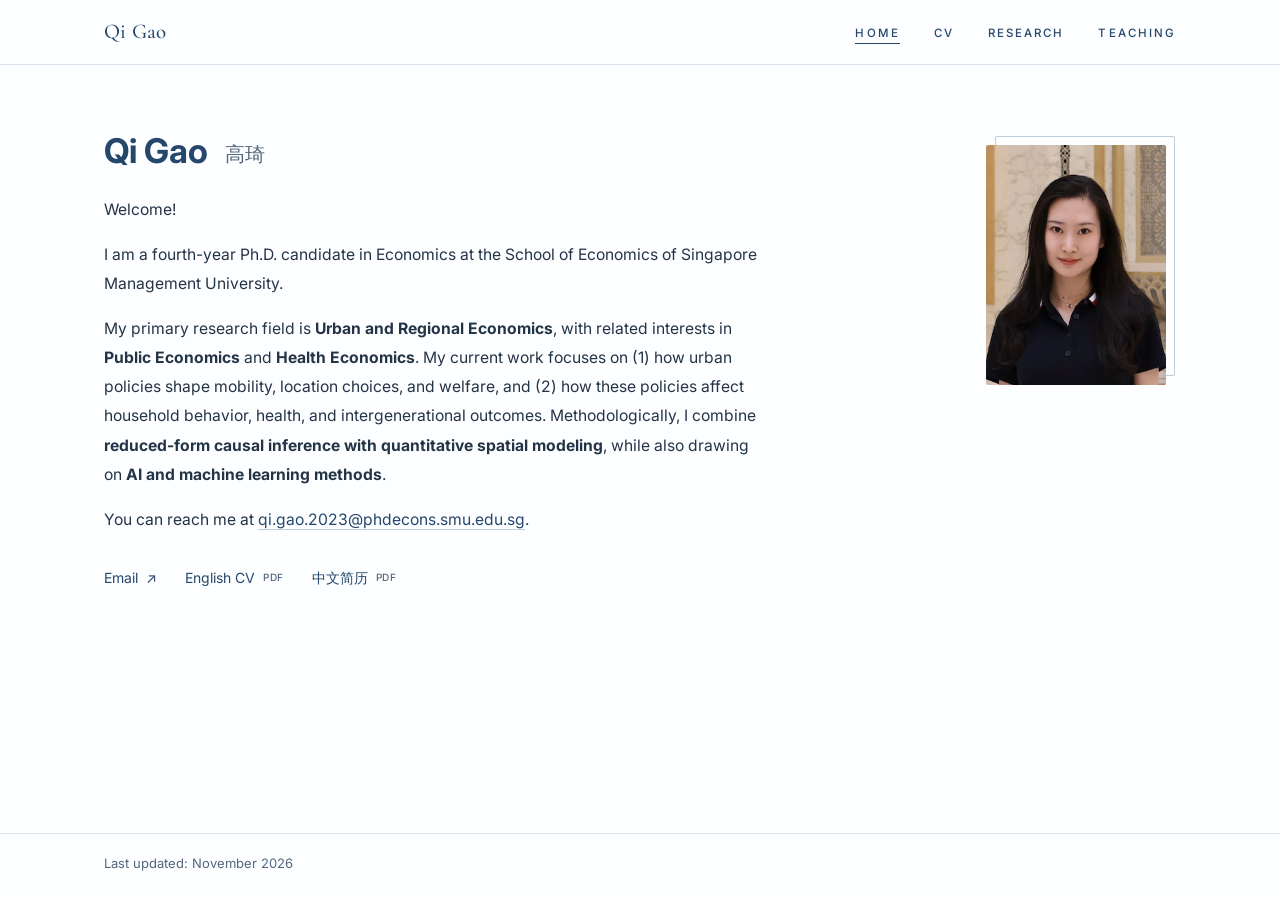
<file: index.html>
<!doctype html>
<html lang="en">
<head>
  <meta charset="utf-8">
  <meta name="viewport" content="width=device-width, initial-scale=1">
  <meta name="theme-color" content="#fdfeff">
  <title>Qi Gao | Economics, Singapore Management University</title>
  <meta name="description" content="Qi Gao, Ph.D. candidate in Economics at Singapore Management University. Research interests: urban and regional economics; public economics; health economics.">
  <link rel="preconnect" href="https://fonts.googleapis.com">
  <link rel="preconnect" href="https://fonts.gstatic.com" crossorigin>
  <link rel="stylesheet" href="https://fonts.googleapis.com/css2?family=Cormorant+Garamond:wght@500;600&amp;family=Inter:wght@400;500;600;700&amp;display=swap">
  <link rel="stylesheet" href="style.css?v=20261125-medium-photo">
  <script src="site.js?v=20261112-email-link" defer></script>
</head>
<body>
  <a class="skip-link" href="#main">Skip to content</a>
  <header class="topbar">
    <div class="inner">
      <a class="logo" href="index.html?v=20261111-home2">Qi Gao</a>
      <nav class="navigation" aria-label="Main navigation">
        <button class="menu-toggle" type="button" aria-label="Open menu" aria-controls="primary-menu" aria-expanded="false">
          <span></span><span></span><span></span>
        </button>
        <ul class="menu" id="primary-menu">
          <li><a href="index.html?v=20261111-home2" aria-current="page">Home</a></li>
          <li><a href="cv.html">CV</a></li>
          <li><a href="research.html">Research</a></li>
          <li><a href="teaching.html">Teaching</a></li>
        </ul>
      </nav>
    </div>
  </header>

  <main id="main">
<section class="hero" aria-labelledby="home-title">
  <div>
    <h1 id="home-title">Qi Gao <span class="name-cn" lang="zh-CN">高琦</span></h1>
    <p>Welcome!</p>
    <p>I am a fourth-year Ph.D. candidate in Economics at the School of Economics of Singapore Management University.</p>
    <p>My primary research field is <strong>Urban and Regional Economics</strong>, with related interests in <strong>Public Economics</strong> and <strong>Health Economics</strong>. My current work focuses on (1) how urban policies shape mobility, location choices, and welfare, and (2) how these policies affect household behavior, health, and intergenerational outcomes. Methodologically, I combine <strong>reduced-form causal inference with quantitative spatial modeling</strong>, while also drawing on <strong>AI and machine learning methods</strong>.</p>
    <p>You can reach me at <a href="mailto:qi.gao.2023@phdecons.smu.edu.sg">qi.gao.2023@phdecons.smu.edu.sg</a>.</p>
    <ul class="links" aria-label="Contact and curriculum vitae">
      <li><a href="mailto:qi.gao.2023@phdecons.smu.edu.sg">Email <span aria-hidden="true">↗</span></a></li>
      <li><a href="GaoQi.pdf">English CV <span class="file-type">PDF</span></a></li>
      <li><a href="GaoQi_zh.pdf" lang="zh-CN" hreflang="zh-CN">中文简历 <span class="file-type">PDF</span></a></li>
    </ul>
  </div>
  <div class="portrait">
    <img src="assets/photo.png" alt="Qi Gao" width="180" height="240" fetchpriority="high">
  </div>
</section>

  </main>

  <footer class="footer">
    <p>Last updated: <time datetime="2026-11">November 2026</time></p>
  </footer>
</body>
</html>
</file>
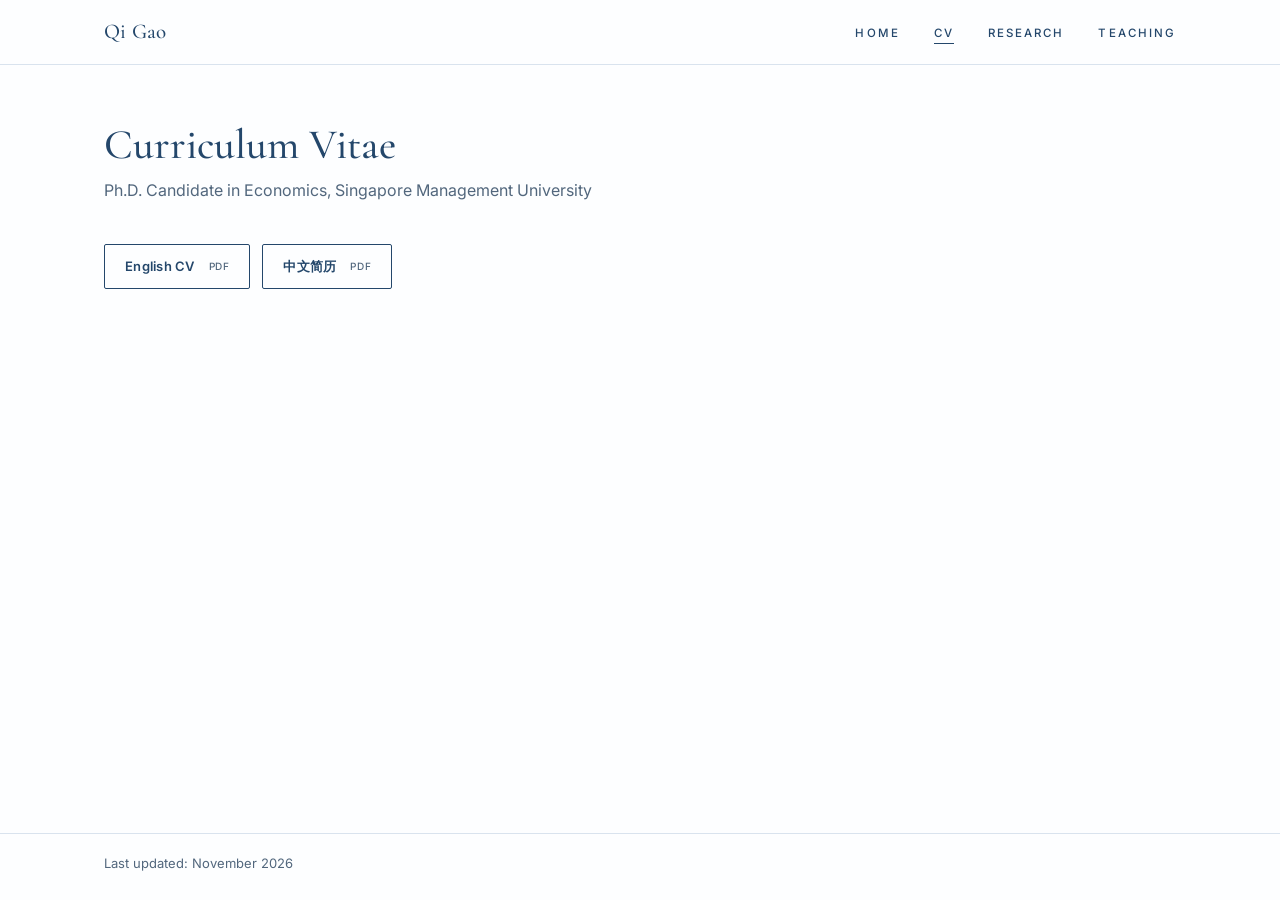
<file: cv.html>
<!doctype html>
<html lang="en">
<head>
  <meta charset="utf-8">
  <meta name="viewport" content="width=device-width, initial-scale=1">
  <meta name="theme-color" content="#fdfeff">
  <title>CV | Qi Gao</title>
  <meta name="description" content="View Qi Gao’s curriculum vitae in English and Chinese.">
  <link rel="preconnect" href="https://fonts.googleapis.com">
  <link rel="preconnect" href="https://fonts.gstatic.com" crossorigin>
  <link rel="stylesheet" href="https://fonts.googleapis.com/css2?family=Cormorant+Garamond:wght@500;600&amp;family=Inter:wght@400;500;600;700&amp;display=swap">
  <link rel="stylesheet" href="style.css?v=20261125-medium-photo">
  <script src="site.js?v=20261112-no-preview" defer></script>
</head>
<body>
  <a class="skip-link" href="#main">Skip to content</a>
  <header class="topbar">
    <div class="inner">
      <a class="logo" href="index.html?v=20261111-home2">Qi Gao</a>
      <nav class="navigation" aria-label="Main navigation">
        <button class="menu-toggle" type="button" aria-label="Open menu" aria-controls="primary-menu" aria-expanded="false">
          <span></span><span></span><span></span>
        </button>
        <ul class="menu" id="primary-menu">
          <li><a href="index.html?v=20261111-home2">Home</a></li>
          <li><a href="cv.html" aria-current="page">CV</a></li>
          <li><a href="research.html">Research</a></li>
          <li><a href="teaching.html">Teaching</a></li>
        </ul>
      </nav>
    </div>
  </header>

  <main id="main">
<section class="page cv-page">
  <h1>Curriculum Vitae</h1>
  <p class="lede">Ph.D. Candidate in Economics, Singapore Management University</p>
  <div class="cv-downloads" aria-label="View curriculum vitae">
    <a class="button" href="GaoQi.pdf">English CV <span class="file-type">PDF</span></a>
    <a class="button" href="GaoQi_zh.pdf" lang="zh-CN" hreflang="zh-CN">中文简历 <span class="file-type">PDF</span></a>
  </div>

</section>
  </main>

  <footer class="footer">
    <p>Last updated: <time datetime="2026-11">November 2026</time></p>
  </footer>
</body>
</html>
</file>
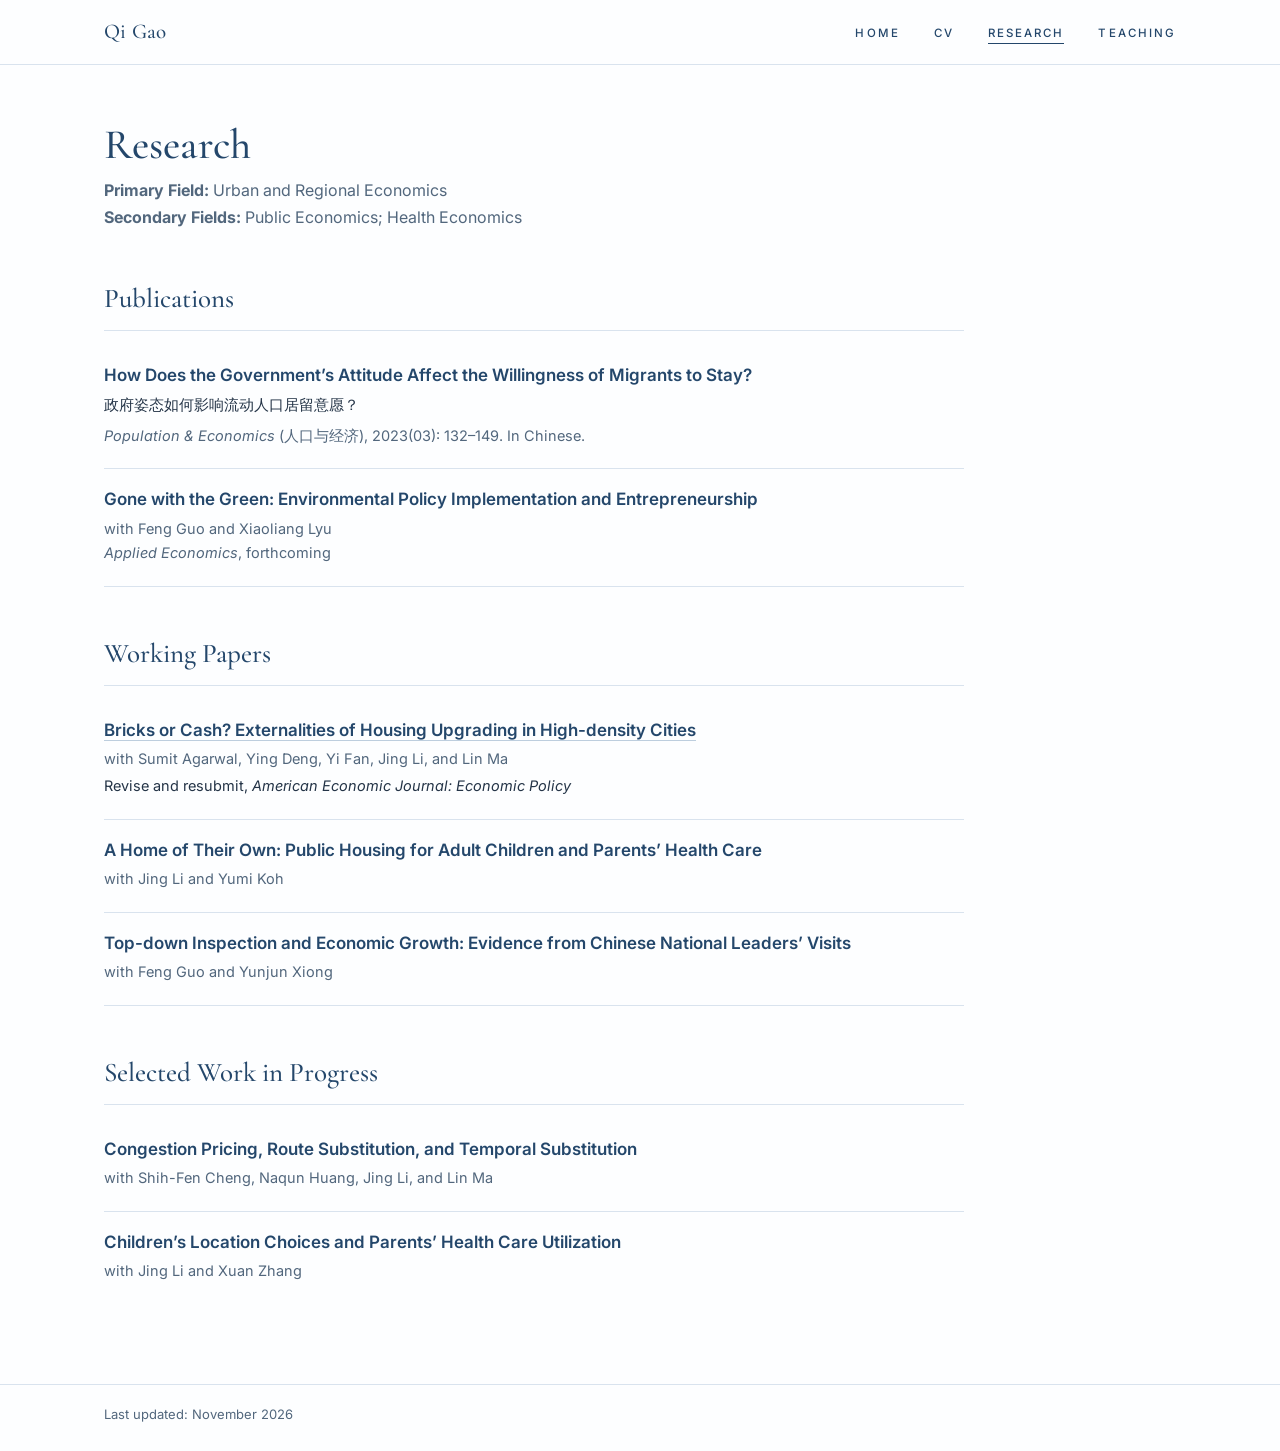
<file: research.html>
<!doctype html>
<html lang="en">
<head>
  <meta charset="utf-8">
  <meta name="viewport" content="width=device-width, initial-scale=1">
  <meta name="theme-color" content="#fdfeff">
  <title>Research | Qi Gao</title>
  <meta name="description" content="Research by Qi Gao in urban and regional economics, public economics, and health economics: working papers, publications, and selected work in progress.">
  <link rel="preconnect" href="https://fonts.googleapis.com">
  <link rel="preconnect" href="https://fonts.gstatic.com" crossorigin>
  <link rel="stylesheet" href="https://fonts.googleapis.com/css2?family=Cormorant+Garamond:wght@500;600&amp;family=Inter:wght@400;500;600;700&amp;display=swap">
  <link rel="stylesheet" href="style.css?v=20261125-medium-photo">
  <script src="site.js?v=20261111" defer></script>
</head>
<body>
  <a class="skip-link" href="#main">Skip to content</a>
  <header class="topbar">
    <div class="inner">
      <a class="logo" href="index.html?v=20261111-home2">Qi Gao</a>
      <nav class="navigation" aria-label="Main navigation">
        <button class="menu-toggle" type="button" aria-label="Open menu" aria-controls="primary-menu" aria-expanded="false">
          <span></span><span></span><span></span>
        </button>
        <ul class="menu" id="primary-menu">
          <li><a href="index.html?v=20261111-home2">Home</a></li>
          <li><a href="cv.html">CV</a></li>
          <li><a href="research.html" aria-current="page">Research</a></li>
          <li><a href="teaching.html">Teaching</a></li>
        </ul>
      </nav>
    </div>
  </header>

  <main id="main">
<section class="page">
  <h1>Research</h1>
  <p class="lede"><strong>Primary Field:</strong> Urban and Regional Economics<br>
    <strong>Secondary Fields:</strong> Public Economics; Health Economics</p>

  <h2>Publications</h2>
  <article class="paper">
    <h3 class="title">How Does the Government’s Attitude Affect the Willingness of Migrants to Stay?</h3>
    <p class="original-title" lang="zh-CN">政府姿态如何影响流动人口居留意愿？</p>
    <p class="meta"><em>Population &amp; Economics</em> (<span lang="zh-CN">人口与经济</span>), 2023(03): 132–149. <span class="publication-language">In Chinese.</span></p>
  </article>
  <article class="paper">
    <h3 class="title">Gone with the Green: Environmental Policy Implementation and Entrepreneurship</h3>
    <p class="meta">with Feng Guo and Xiaoliang Lyu</p>
    <p class="meta"><em>Applied Economics</em>, forthcoming</p>
  </article>

  <h2>Working Papers</h2>
  <article class="paper">
    <h3 class="title"><a href="https://papers.ssrn.com/sol3/papers.cfm?abstract_id=6501759">Bricks or Cash? Externalities of Housing Upgrading in High-density Cities</a></h3>
    <p class="meta">with Sumit Agarwal, Ying Deng, Yi Fan, Jing Li, and Lin Ma</p>
    <p class="status">Revise and resubmit, <em>American Economic Journal: Economic Policy</em></p>
  </article>
  <article class="paper">
    <h3 class="title">A Home of Their Own: Public Housing for Adult Children and Parents’ Health Care</h3>
    <p class="meta">with Jing Li and Yumi Koh</p>
  </article>
  <article class="paper">
    <h3 class="title">Top-down Inspection and Economic Growth: Evidence from Chinese National Leaders’ Visits</h3>
    <p class="meta">with Feng Guo and Yunjun Xiong</p>
  </article>

  <h2>Selected Work in Progress</h2>
  <article class="paper">
    <h3 class="title">Congestion Pricing, Route Substitution, and Temporal Substitution</h3>
    <p class="meta">with Shih-Fen Cheng, Naqun Huang, Jing Li, and Lin Ma</p>
  </article>
  <article class="paper">
    <h3 class="title">Children’s Location Choices and Parents’ Health Care Utilization</h3>
    <p class="meta">with Jing Li and Xuan Zhang</p>
  </article>
</section>
  </main>

  <footer class="footer">
    <p>Last updated: <time datetime="2026-11">November 2026</time></p>
  </footer>
</body>
</html>
</file>
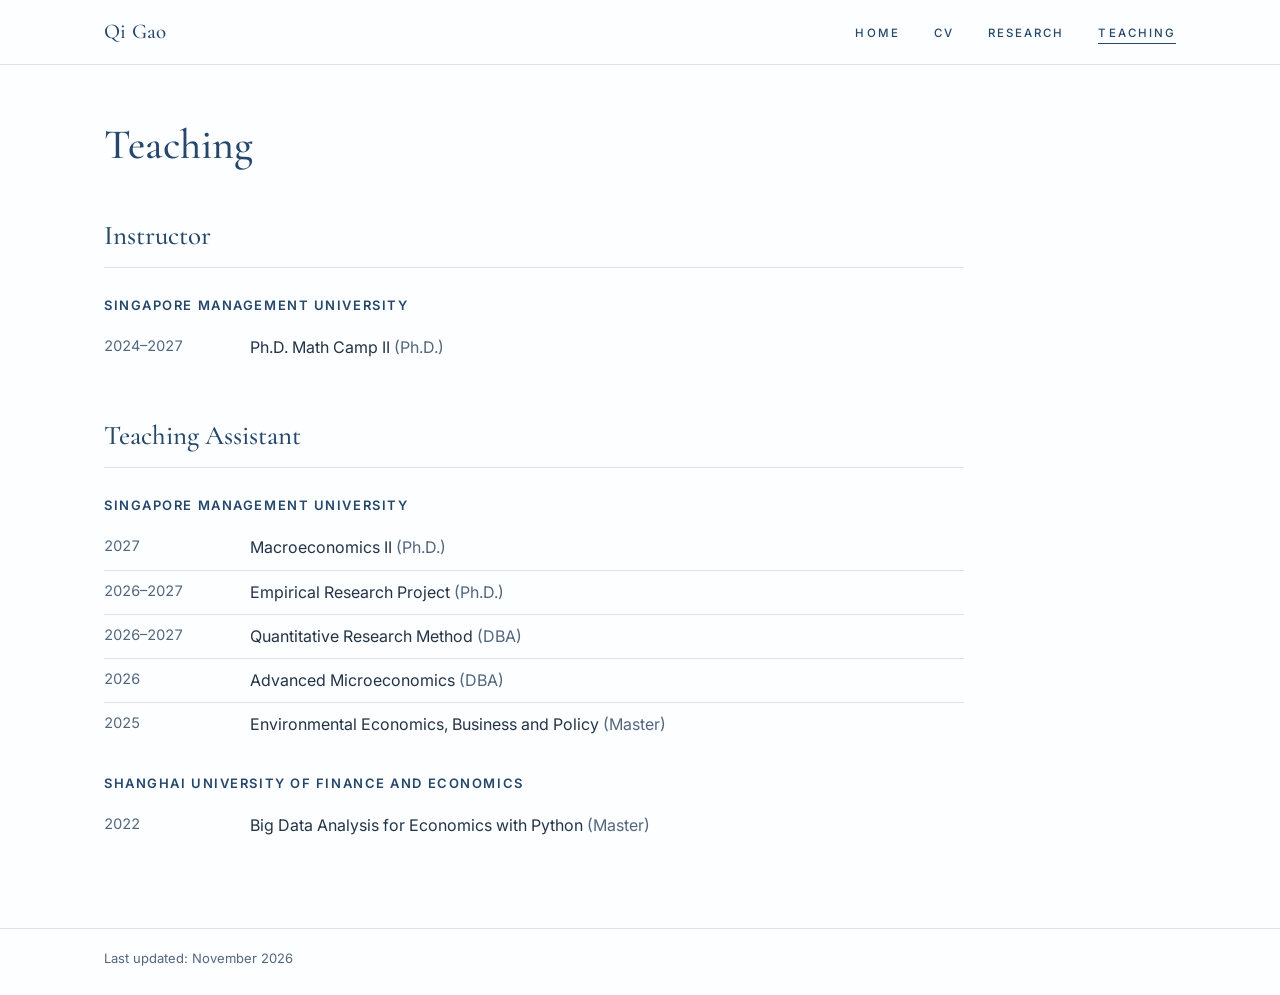
<file: teaching.html>
<!doctype html>
<html lang="en">
<head>
  <meta charset="utf-8">
  <meta name="viewport" content="width=device-width, initial-scale=1">
  <meta name="theme-color" content="#fdfeff">
  <title>Teaching | Qi Gao</title>
  <meta name="description" content="Teaching experience of Qi Gao at Singapore Management University and Shanghai University of Finance and Economics.">
  <link rel="preconnect" href="https://fonts.googleapis.com">
  <link rel="preconnect" href="https://fonts.gstatic.com" crossorigin>
  <link rel="stylesheet" href="https://fonts.googleapis.com/css2?family=Cormorant+Garamond:wght@500;600&amp;family=Inter:wght@400;500;600;700&amp;display=swap">
  <link rel="stylesheet" href="style.css?v=20261125-medium-photo">
  <script src="site.js?v=20261111" defer></script>
</head>
<body>
  <a class="skip-link" href="#main">Skip to content</a>
  <header class="topbar">
    <div class="inner">
      <a class="logo" href="index.html?v=20261111-home2">Qi Gao</a>
      <nav class="navigation" aria-label="Main navigation">
        <button class="menu-toggle" type="button" aria-label="Open menu" aria-controls="primary-menu" aria-expanded="false">
          <span></span><span></span><span></span>
        </button>
        <ul class="menu" id="primary-menu">
          <li><a href="index.html?v=20261111-home2">Home</a></li>
          <li><a href="cv.html">CV</a></li>
          <li><a href="research.html">Research</a></li>
          <li><a href="teaching.html" aria-current="page">Teaching</a></li>
        </ul>
      </nav>
    </div>
  </header>

  <main id="main">
<section class="page">
  <h1>Teaching</h1>

  <h2>Instructor</h2>
  <h3>Singapore Management University</h3>
  <ul class="dated">
    <li><span class="when">2024–2027</span><span>Ph.D. Math Camp II <span class="course-level">(Ph.D.)</span></span></li>
  </ul>

  <h2>Teaching Assistant</h2>
  <h3>Singapore Management University</h3>
  <ul class="dated">
    <li><span class="when">2027</span><span>Macroeconomics II <span class="course-level">(Ph.D.)</span></span></li>
    <li><span class="when">2026–2027</span><span>Empirical Research Project <span class="course-level">(Ph.D.)</span></span></li>
    <li><span class="when">2026–2027</span><span>Quantitative Research Method <span class="course-level">(DBA)</span></span></li>
    <li><span class="when">2026</span><span>Advanced Microeconomics <span class="course-level">(DBA)</span></span></li>
    <li><span class="when">2025</span><span>Environmental Economics, Business and Policy <span class="course-level">(Master)</span></span></li>
  </ul>
  <h3>Shanghai University of Finance and Economics</h3>
  <ul class="dated">
    <li><span class="when">2022</span><span>Big Data Analysis for Economics with Python <span class="course-level">(Master)</span></span></li>
  </ul>
</section>
  </main>

  <footer class="footer">
    <p>Last updated: <time datetime="2026-11">November 2026</time></p>
  </footer>
</body>
</html>
</file>
<file: style.css>
/* Qi Gao — academic website
   Layout: translucent top bar; two-column hero on Home; single column on inner pages.
   Fonts: Cormorant Garamond (name, headings) + Inter (text).
   To change colors, edit the values in :root only. */
:root {
  --bg: #fdfeff;            /* page background */
  --ink: #24476b;           /* main text */
  --body: #243447;          /* paragraph text */
  --muted: #52677d;         /* secondary text */
  --line: #d9e3ee;          /* borders */
  --accent: #24476b;          /* navy blue: accents, headings, links */
  --accent-light: #bdcede;    /* photo frame, underlines */
  --accent-wash: #eaf2fa;     /* badges, hover */
  --display: "Cormorant Garamond", "Playfair Display", Georgia, "Songti SC", serif;
  --sans: "Inter", -apple-system, "Helvetica Neue", Arial, "PingFang SC", "Microsoft YaHei", sans-serif;
}

* { box-sizing: border-box; }
html { -webkit-text-size-adjust: 100%; scroll-padding-top: 80px; }
body {
  margin: 0; color: var(--body); font-family: var(--sans); font-size: 16px; line-height: 1.7;
  background-color: var(--bg);
  min-height: 100vh; display: flex; flex-direction: column;
}
h1, h2, h3 { color: var(--ink); }
img { max-width: 100%; display: block; }
a { color: var(--accent); text-decoration: none; border-bottom: 1px solid var(--accent-light); }
a:hover, a:focus-visible { color: var(--ink); border-bottom-color: var(--accent); }
:focus-visible { outline: 2px solid var(--accent); outline-offset: 3px; }

/* ===== Top bar ===== */
.topbar {
  position: sticky; top: 0; z-index: 10;
  background: rgba(253, 254, 255, 0.88); backdrop-filter: blur(8px); -webkit-backdrop-filter: blur(8px);
  border-bottom: 1px solid var(--line);
}
.topbar .inner {
  max-width: 1120px; margin: 0 auto; padding: 0 24px; height: 64px;
  display: flex; align-items: center; justify-content: space-between; gap: 16px;
}
.logo { font-family: var(--display); font-size: 21px; font-weight: 500; color: var(--ink); border: 0; letter-spacing: .2px; }
.logo .cn { margin-left: 8px; font-size: 18px; }
.logo:hover { color: var(--accent); }
.menu { list-style: none; margin: 0; padding: 0; display: flex; gap: 34px; }
.menu a {
  font-size: 11.5px; font-weight: 500; letter-spacing: .18em; text-transform: uppercase;
  color: var(--ink); border: 0; padding-bottom: 4px; position: relative;
}
.menu a::after {
  content: ""; position: absolute; left: 0; right: 0; bottom: 0; height: 1px;
  background: var(--accent); transform: scaleX(0); transition: transform .2s ease;
}
.menu a:hover::after, .menu a[aria-current="page"]::after { transform: scaleX(1); }
.menu-toggle {
  display: none; background: none; border: 0; padding: 11px; cursor: pointer; min-width: 44px; min-height: 44px; justify-content: center;
  flex-direction: column; gap: 5px;
}
.menu-toggle span { display: block; width: 22px; height: 1.5px; background: var(--ink); }

main { flex: 1; width: 100%; max-width: 1120px; margin: 0 auto; padding: 0 24px; }

/* ===== Home hero ===== */
.hero {
  display: grid; grid-template-columns: minmax(0, 1fr) 180px; gap: 64px; align-items: start;
  padding: 64px 0 76px;
}
.hero h1 { font-family: var(--sans); font-size: 34px; font-weight: 700; line-height: 1.3; margin: 0 0 22px; }
.hero p { margin: 0 0 16px; max-width: 66ch; color: var(--body); font-size: 15.7px; line-height: 1.85; }
.badge {
  display: inline-block; margin: 0 0 22px; padding: 3px 12px; border-radius: 999px;
  background: var(--accent-wash); color: var(--accent); font-size: 12.5px; font-weight: 600; letter-spacing: .06em;
}
.links { list-style: none; margin: 30px 0 0; padding: 0; display: flex; flex-wrap: wrap; gap: 14px 28px; }
.links a { display: inline-flex; align-items: center; gap: 8px; color: var(--ink); border: 0; font-size: 14px; }
.links a:hover { color: var(--accent); }
.links svg { width: 18px; height: 18px; fill: currentColor; flex: none; }

/* Photo with an offset frame */
.portrait { position: relative; width: 180px; max-width: 100%; justify-self: end; margin: 16px 10px 0 0; }
.portrait::before {
  content: ""; position: absolute; top: -9px; right: -9px; bottom: 9px; left: 9px;
  border: 1px solid var(--accent-light); border-radius: 2px;
}
.portrait img { position: relative; width: 100%; height: auto; aspect-ratio: 3 / 4; object-fit: cover; border-radius: 2px; }

/* ===== Inner pages ===== */
.page { padding: 56px 0 80px; max-width: 860px; }
.page h1 { font-family: var(--display); font-size: 42px; font-weight: 500; line-height: 1.15; margin: 0 0 8px; }
.page .lede { color: var(--muted); margin: 0 0 40px; }
.page h2 {
  font-family: var(--display); font-size: 27px; font-weight: 500; color: var(--accent);
  margin: 44px 0 14px; padding-bottom: 8px; border-bottom: 1px solid var(--line);
}
.page h3 { font-size: 13px; font-weight: 600; letter-spacing: .12em; text-transform: uppercase; color: var(--ink); margin: 26px 0 10px; }

/* Papers */
.paper { padding: 18px 0 20px; border-bottom: 1px solid var(--line); }
.paper:last-child { border-bottom: 0; }
.paper .title { font-size: 17px; font-weight: 600; line-height: 1.5; margin: 0 0 4px; color: var(--ink); letter-spacing: normal; text-transform: none; }
.paper .meta { margin: 0; color: var(--muted); font-size: 14.5px; }
.paper .status { margin: 2px 0 0; color: var(--body); font-size: 14.5px; }
.paper .actions { display: flex; flex-wrap: wrap; gap: 6px 22px; margin: 10px 0 0; font-size: 14px; }
.paper details { font-size: 14.5px; }
.paper summary { cursor: pointer; color: var(--accent); list-style: none; display: inline; }
.paper summary::-webkit-details-marker { display: none; }
.paper summary::before { content: "+ "; }
.paper details[open] summary::before { content: "− "; }
.paper details p { margin: 10px 0 0; color: var(--body); line-height: 1.8; max-width: 70ch; }

/* Dated lists (teaching) */
.dated { list-style: none; margin: 0; padding: 0; }
.dated li { display: grid; grid-template-columns: 130px minmax(0, 1fr); gap: 16px; padding: 8px 0; border-bottom: 1px solid var(--line); }
.dated li:last-child { border-bottom: 0; }
.dated .when { color: var(--muted); font-variant-numeric: tabular-nums; font-size: 14.5px; }

/* CV page */
.button {
  display: inline-block; padding: 10px 20px; border: 1px solid var(--accent); border-radius: 2px;
  color: var(--accent); font-size: 13px; font-weight: 600; letter-spacing: .02em;
}
.button:hover { background: var(--accent); color: #ffffff; border-color: var(--accent); }
.cv-preview { width: 100%; height: 76vh; min-height: 480px; border: 1px solid var(--line); margin-top: 14px; background: #fff; overflow: auto; scrollbar-gutter: stable; }
.cv-preview img { width: 100%; height: auto; }
.cv-preview img + img { border-top: 8px solid var(--line); }
.preview-note { font-size: 12px; color: var(--muted); margin: 8px 0 0; }

.footer { border-top: 1px solid var(--line); }
.footer p { max-width: 1120px; margin: 0 auto; padding: 18px 24px 26px; color: var(--muted); font-size: 13px; }

@media (prefers-reduced-motion: reduce) { * { transition: none !important; } }

@media (max-width: 860px) {
  .hero { grid-template-columns: minmax(0, 1fr) 180px; gap: 32px; padding: 44px 0 64px; }
  .portrait { width: 180px; }
  .hero h1 { font-size: 30px; }
}
@media (max-width: 680px) {
  .topbar .inner { padding: 0 18px; }
  main { padding: 0 18px; }
  .menu-toggle { display: flex; }
  .menu {
    display: none; position: absolute; top: 64px; left: 0; right: 0;
    flex-direction: column; gap: 0; padding: 8px 18px 14px;
    background: rgba(253, 254, 255, 0.98); border-bottom: 1px solid var(--line);
  }
  .menu.open { display: flex; }
  .menu li a { display: block; padding: 12px 0; }
  .menu a::after { display: none; }
  .menu a[aria-current="page"] { color: var(--accent); }
  .page { padding: 40px 0 64px; }
  .page h1 { font-size: 34px; }
  .hero { grid-template-columns: 1fr; gap: 28px; }
  .portrait { justify-self: start; width: 160px; margin: 0 0 0 0; }
  .hero p a { overflow-wrap: anywhere; }
  .dated li { grid-template-columns: 1fr; gap: 0; }
}

/* Shared navigation and compact CV controls */
.navigation { display: flex; align-items: center; }
.skip-link { position: fixed; top: -100px; left: 18px; z-index: 20; background: var(--bg); padding: 10px 16px; }
.skip-link:focus { top: 10px; }
.sr-only { position: absolute; width: 1px; height: 1px; padding: 0; margin: -1px; overflow: hidden; clip-path: inset(50%); white-space: nowrap; border: 0; }
.hero .badge { color: var(--accent); font-size: 12.5px; line-height: 1.7; margin-bottom: 22px; }
.hero .name-cn { font-size: 20px; font-weight: 400; margin-left: 10px; color: var(--muted); vertical-align: middle; }
.file-type { font-size: 10px; font-weight: 500; letter-spacing: .06em; color: var(--muted); }
.button:hover .file-type { color: #fff; }
.original-title { margin: 4px 0 6px; font-size: 15px; color: var(--body); }
.course-level, .entry-detail { color: var(--muted); }
.entry-detail { display: inline-block; font-size: 14px; margin-top: 4px; }
.cv-downloads { display: flex; flex-wrap: wrap; gap: 12px; }
.cv-downloads .button { display: inline-flex; align-items: center; gap: 14px; min-height: 44px; }
.cv-preview-heading { display: flex; flex-wrap: wrap; align-items: center; justify-content: space-between; gap: 14px; margin-top: 36px; }
.cv-preview-heading h2 { margin: 0; padding: 0; border: 0; font-size: 24px; }
.cv-switch { display: flex; gap: 4px; padding: 3px; border: 1px solid var(--line); border-radius: 4px; }
.cv-switch button { font: inherit; font-size: 13px; color: var(--accent); border: 1px solid transparent; border-radius: 2px; background: transparent; padding: 7px 14px; min-height: 38px; cursor: pointer; }
.cv-switch button[aria-pressed="true"] { background: var(--accent); color: #fff; }
.cv-switch button:hover { border-color: var(--accent); }
.service-list { display: grid; grid-template-columns: 160px minmax(0, 1fr); gap: 14px 18px; margin: 20px 0 0; }
.service-list dt { color: var(--muted); font-size: 14px; }
.service-list dd { margin: 0; color: var(--body); }
@media (max-width: 680px) {
  .service-list { grid-template-columns: 1fr; gap: 4px; }
  .service-list dd { margin-bottom: 14px; }
  .cv-preview { height: 65vh; min-height: 360px; }
  .cv-switch button { min-height: 44px; }
}

/* Education follows the Home introduction. */
.page.home-education { padding-top: 0; }
.page.home-education h2 { margin-top: 0; }
</file>
